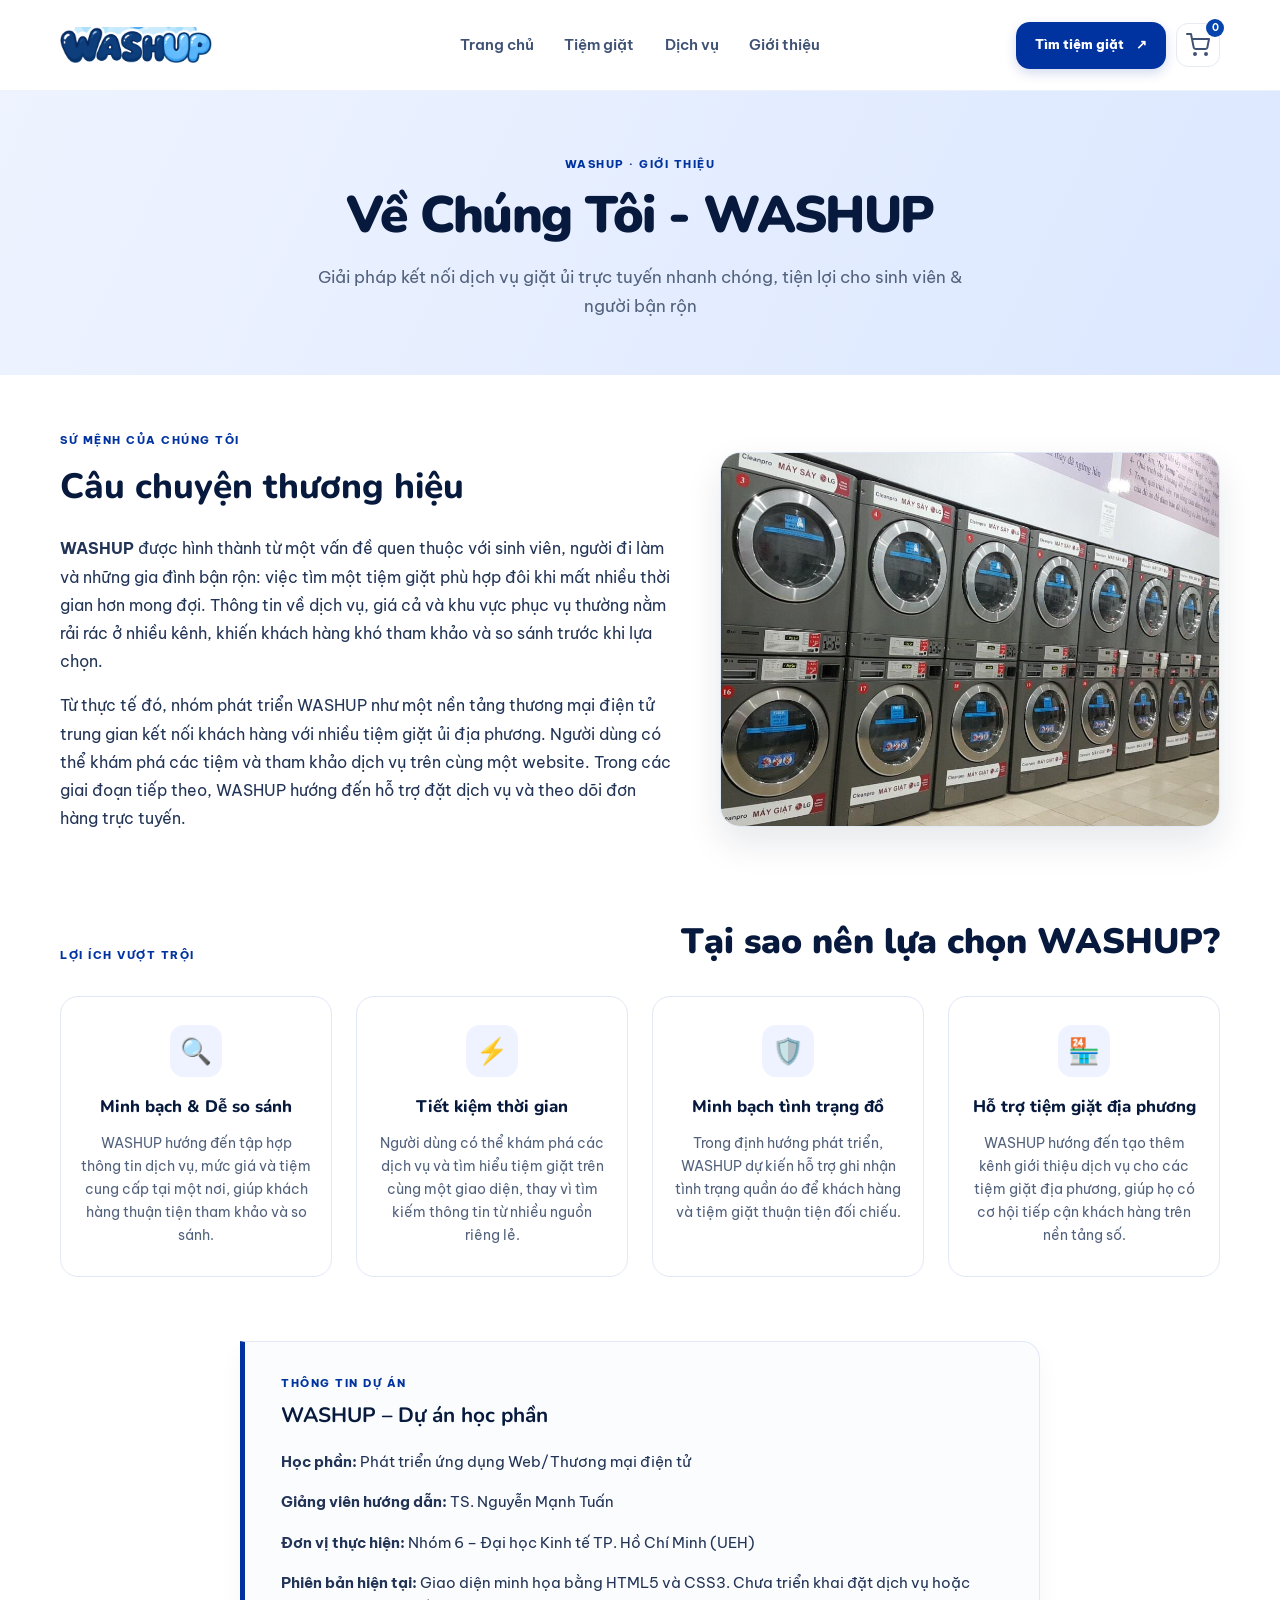
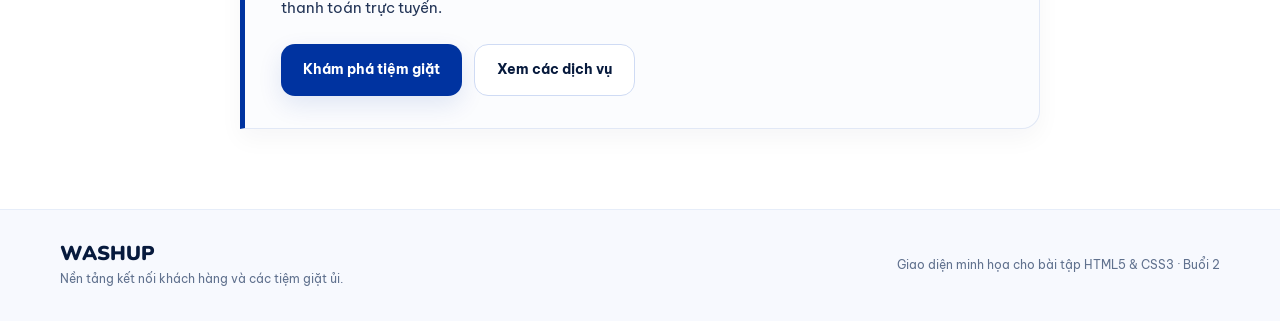
<file: about.html>
<!DOCTYPE html>
<html lang="vi">
<head>
  <meta charset="UTF-8" />
  <meta name="viewport" content="width=device-width, initial-scale=1.0" />
  <meta name="description" content="Nền tảng kết nối khách hàng tìm dịch vụ giặt ủi và các tiệm giặt địa phương - Dự án WASHUP." />
  <title>Giới thiệu | WASHUP</title>
  <link rel="stylesheet" href="css/style.css" />
  <link rel="icon" type="image/png" href="images/washup-logo-full.png">
</head>
<body>
  <a class="skip-link" href="#main-content">Bỏ qua menu để đến nội dung</a>

 
<!-- HEADER -->
<header class="site-header">
  <div class="container header-inner">

    <!-- Logo -->
    <a class="brand" href="index.html" aria-label="WASHUP – Về trang chủ">
      <img
        src="images/washup-logo-wordmark.png"
        width="176"
        height="52"
        alt="WASHUP"
      />
    </a>

    <!-- Menu điều hướng chính -->
    <nav class="main-nav" aria-label="Điều hướng chính">
      <a href="index.html">Trang chủ</a>
      <a href="shops.html">Tiệm giặt</a>
      <a href="products.html">Dịch vụ</a>
      <a href="about.html">Giới thiệu</a>
    </nav>

    <!-- Nút tìm tiệm giặt -->
    <a class="header-cta" href="shops.html">
      Tìm tiệm giặt
      <span aria-hidden="true">↗</span>
    </a>

    <!-- Biểu tượng giỏ hàng -->
    <a
      href="cart.html"
      class="nav-cart"
      aria-label="Giỏ hàng"
      title="Giỏ hàng"
    >
      <svg
        xmlns="http://www.w3.org/2000/svg"
        width="24"
        height="24"
        viewBox="0 0 24 24"
        fill="none"
        stroke="currentColor"
        stroke-width="2"
        stroke-linecap="round"
        stroke-linejoin="round"
      >
        <circle cx="9" cy="21" r="1"></circle>
        <circle cx="20" cy="21" r="1"></circle>
        <path d="M1 1h4l2.68 13.39a2 2 0 0 0 2 1.61h9.72a2 2 0 0 0 2-1.61L23 6H6"></path>
      </svg>

      <span id="cart-badge">0</span>
    </a>

  </div>
</header>


  <!-- NỘI DUNG CHÍNH -->
  <main id="main-content">
    <section class="about-hero">
      <div class="container">
        <span class="section-kicker">WASHUP · Giới thiệu</span>
        <h1>Về Chúng Tôi - WASHUP</h1>
        <p>Giải pháp kết nối dịch vụ giặt ủi trực tuyến nhanh chóng, tiện lợi cho sinh viên &amp; người bận rộn</p>
      </div>
    </section>

    <div class="about-main container">
      <!-- Section 1: Câu chuyện thương hiệu -->
      <section class="about-section story-grid">
        <div class="story-text">
          <span class="section-kicker">Sứ mệnh của chúng tôi</span>
          <h2>Câu chuyện thương hiệu</h2>
<p>
  <strong>WASHUP</strong> được hình thành từ một vấn đề
  quen thuộc với sinh viên, người đi làm và những
  gia đình bận rộn: việc tìm một tiệm giặt phù hợp
  đôi khi mất nhiều thời gian hơn mong đợi.
  Thông tin về dịch vụ, giá cả và khu vực phục vụ
  thường nằm rải rác ở nhiều kênh, khiến khách hàng
  khó tham khảo và so sánh trước khi lựa chọn.
</p>

<p>
  Từ thực tế đó, nhóm phát triển WASHUP như một
  nền tảng thương mại điện tử trung gian kết nối
  khách hàng với nhiều tiệm giặt ủi địa phương.
  Người dùng có thể khám phá các tiệm và tham khảo
  dịch vụ trên cùng một website. Trong các giai đoạn
  tiếp theo, WASHUP hướng đến hỗ trợ đặt dịch vụ
  và theo dõi đơn hàng trực tuyến.
</p>
        </div>
        <div class="story-image">
        <img
  src="images/dich-vu-giat-say-chuyen-nghiep-cua-chung-toi.jpg"
  alt="Hình minh họa hệ thống máy giặt sấy tại cơ sở giặt ủi"
  loading="lazy"
/>
        </div>
      </section>

      <!-- Section 2: Giá trị nổi bật -->
      <section class="about-section features-section">
        <div class="section-heading text-center">
          <span class="section-kicker">Lợi ích vượt trội</span>
          <h2>Tại sao nên lựa chọn WASHUP?</h2>
        </div>
        <div class="features-grid">
          <div class="feature-card">
            <div class="feature-icon" aria-hidden="true">🔍</div>
            <h3>Minh bạch &amp; Dễ so sánh</h3>
            <p>WASHUP hướng đến tập hợp thông tin dịch vụ, mức giá và tiệm cung cấp tại một nơi, giúp khách hàng thuận tiện tham khảo và so sánh.</p>
          </div>
          <div class="feature-card">
            <div class="feature-icon" aria-hidden="true">⚡</div>
            <h3>Tiết kiệm thời gian</h3>
            <p>	Người dùng có thể khám phá các dịch vụ và tìm hiểu tiệm giặt trên cùng một giao diện, thay vì tìm kiếm thông tin từ nhiều nguồn riêng lẻ.</p>
          </div>
          <div class="feature-card">
            <div class="feature-icon" aria-hidden="true">🛡️</div>
            <h3>Minh bạch tình trạng đồ</h3>
            <p>Trong định hướng phát triển, WASHUP dự kiến hỗ trợ ghi nhận tình trạng quần áo để khách hàng và tiệm giặt thuận tiện đối chiếu.</p>
          </div>
          <div class="feature-card">
            <div class="feature-icon" aria-hidden="true">🏪</div>
            <h3>Hỗ trợ tiệm giặt địa phương</h3>
            <p>WASHUP hướng đến tạo thêm kênh giới thiệu dịch vụ cho các tiệm giặt địa phương, giúp họ có cơ hội tiếp cận khách hàng trên nền tảng số.</p>
          </div>
        </div>
      </section>

      <!-- Section 3: Thông tin dự án -->
      <section class="about-section contact-section">
        <div class="contact-card">
  <span class="section-kicker">Thông tin dự án</span>
  <h3>WASHUP – Dự án học phần</h3>

  <p>
    <strong>Học phần:</strong>
    Phát triển ứng dụng Web/Thương mại điện tử
  </p>

  <p>
    <strong>Giảng viên hướng dẫn:</strong>
    TS. Nguyễn Mạnh Tuấn
  </p>

  <p>
    <strong>Đơn vị thực hiện:</strong>
    Nhóm 6 – Đại học Kinh tế TP. Hồ Chí Minh (UEH)
  </p>

  <p>
    <strong>Phiên bản hiện tại:</strong>
    Giao diện minh họa bằng HTML5 và CSS3.
    Chưa triển khai đặt dịch vụ hoặc thanh toán trực tuyến.
  </p>

  <div class="about-actions">
    <a class="btn btn-primary" href="shops.html">
      Khám phá tiệm giặt
    </a>
    <a class="btn btn-secondary" href="products.html">
      Xem các dịch vụ
    </a>
  </div>
</div>
      </section>
    </div>
  </main>

  <!-- FOOTER -->
  <footer class="site-footer">
    <div class="container footer-inner">
      <div>
        <strong>WASHUP</strong>
        <p>Nền tảng kết nối khách hàng và các tiệm giặt ủi.</p>
      </div>
      <p class="footer-note">Giao diện minh họa cho bài tập HTML5 &amp; CSS3 · Buổi 2</p>
    </div>
   </footer>

  <script src="js/cart.js"></script>
</body>
</html>
</file>
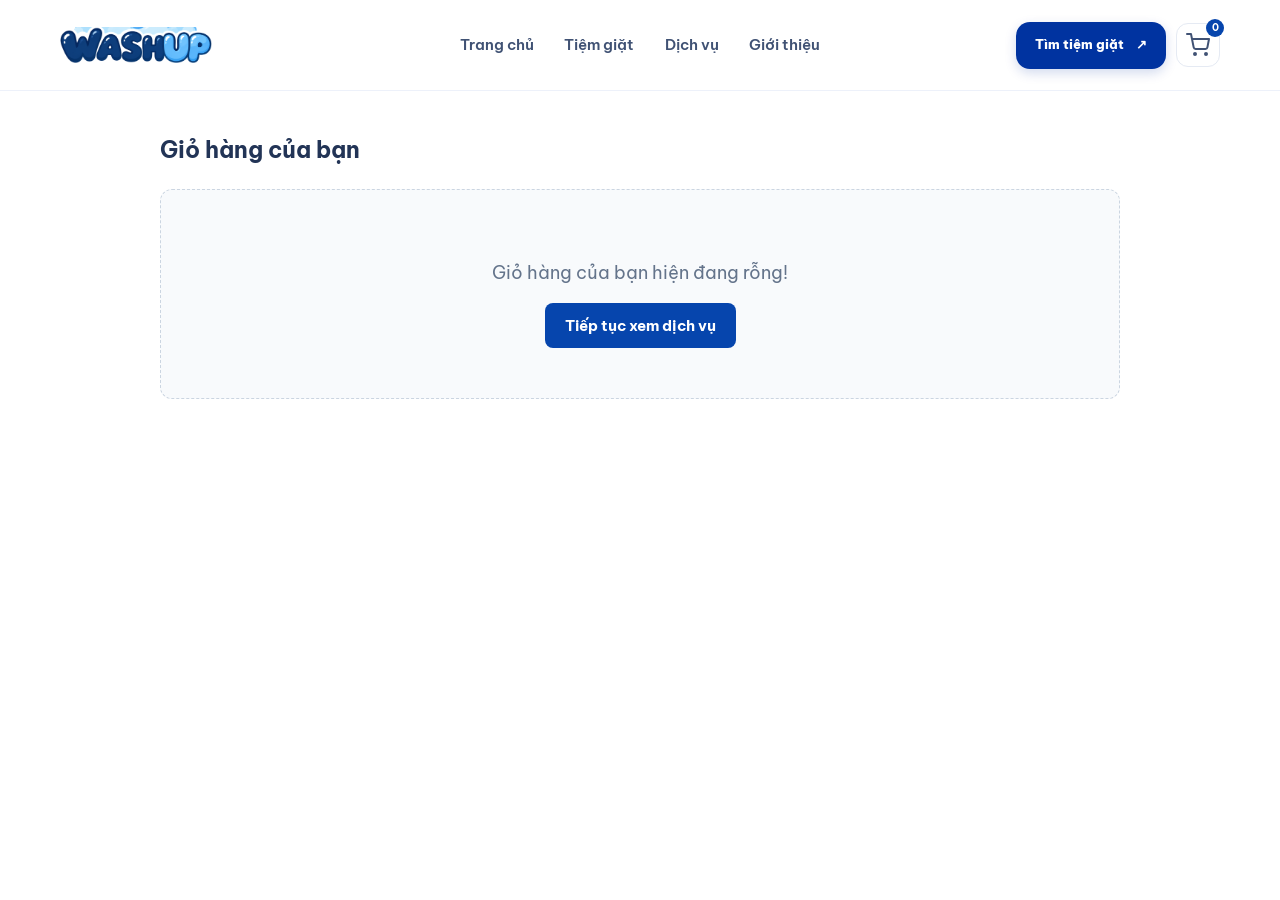
<file: cart.html>
<!DOCTYPE html>
<html lang="vi">
<head>
  <meta charset="UTF-8">
  <meta name="viewport" content="width=device-width, initial-scale=1.0">
  <title>Giỏ hàng - WASHUP</title>
  <link rel="stylesheet" href="css/style.css">
  <link rel="icon" type="image/png" href="images/washup-logo-full.png">
  <style>
    .cart-container {
      max-width: 1000px;
      margin: 40px auto;
      padding: 0 20px;
    }
    .cart-table {
      width: 100%;
      border-collapse: collapse;
      margin-top: 20px;
      background: #fff;
    }
    .cart-table th, .cart-table td {
      padding: 14px;
      text-align: left;
      border-bottom: 1px solid #e5eaf3;
    }
    .cart-table th {
      background-color: #f8fafc;
      color: #14213d;
    }
    .qty-btn {
      width: 28px;
      height: 28px;
      border: 1px solid #cbd5e1;
      background: #fff;
      border-radius: 4px;
      cursor: pointer;
      font-weight: bold;
    }
    .qty-btn:hover {
      background: #e2e8f0;
    }
    .btn-remove {
      padding: 6px 12px;
      background-color: #dc3545;
      color: white;
      border: none;
      border-radius: 6px;
      cursor: pointer;
      font-weight: 600;
    }
    .btn-remove:hover {
      background-color: #bb2d3b;
    }
    .empty-box {
      text-align: center;
      padding: 50px 20px;
      background: #f8fafc;
      border-radius: 12px;
      border: 1px dashed #cbd5e1;
      margin-top: 20px;
    }
  </style>
</head>
<body>

  <!-- HEADER -->
  <header class="site-header">
    <div class="container header-inner">

      <!-- Logo -->
      <a class="brand" href="index.html" aria-label="WASHUP – Về trang chủ">
        <img
          src="images/washup-logo-wordmark.png"
          width="176"
          height="52"
          alt="WASHUP"
        />
      </a>

      <!-- Menu điều hướng chính -->
      <nav class="main-nav" aria-label="Điều hướng chính">
        <a href="index.html">Trang chủ</a>
        <a href="shops.html">Tiệm giặt</a>
        <a href="products.html">Dịch vụ</a>
        <a href="about.html">Giới thiệu</a>
      </nav>

      <!-- Nút tìm tiệm giặt -->
      <a class="header-cta" href="shops.html">
        Tìm tiệm giặt
        <span aria-hidden="true">↗</span>
      </a>

      <!-- Biểu tượng giỏ hàng -->
      <a
        href="cart.html"
        class="nav-cart"
        aria-label="Giỏ hàng"
        title="Giỏ hàng"
      >
        <svg
          xmlns="http://www.w3.org/2000/svg"
          width="24"
          height="24"
          viewBox="0 0 24 24"
          fill="none"
          stroke="currentColor"
          stroke-width="2"
          stroke-linecap="round"
          stroke-linejoin="round"
        >
          <circle cx="9" cy="21" r="1"></circle>
          <circle cx="20" cy="21" r="1"></circle>
          <path d="M1 1h4l2.68 13.39a2 2 0 0 0 2 1.61h9.72a2 2 0 0 0 2-1.61L23 6H6"></path>
        </svg>

        <span id="cart-badge">0</span>
      </a>

    </div>
  </header>

  <!-- NỘI DUNG GIỎ HÀNG -->
  <main class="cart-container">
    <h2>Giỏ hàng của bạn</h2>

    <!-- HIỂN THỊ TRẠNG THÁI GIỎ HÀNG TRỐNG (EMPTY STATE) KHI CHƯA CÓ DỊCH VỤ -->
    <div id="empty-cart-message" class="empty-box" style="display: none;">
      <p style="font-size: 18px; color: #64748b; margin-bottom: 15px;">Giỏ hàng của bạn hiện đang rỗng!</p>
      <a href="products.html" style="display: inline-block; padding: 10px 20px; background-color: #0645ad; color: white; text-decoration: none; border-radius: 8px; font-weight: bold;">Tiếp tục xem dịch vụ</a>
    </div>

    <!-- KHUNG BẢNG GIỎ HÀNG (HIỂN THỊ KHI CÓ DỊCH VỤ) -->
    <div id="cart-content-wrapper">
      <table id="cart-table" class="cart-table">
        <thead>
          <tr>
            <th style="width: 80px;">Hình ảnh</th>
            <th>Tên dịch vụ</th>
            <th>Đơn giá</th>
            <th>Số lượng</th>
            <th>Thành tiền</th>
            <th>Thao tác</th>
          </tr>
        </thead>
        <tbody id="cart-items">
          <!-- Danh sách dịch vụ trong giỏ được render động từ js/cart.js -->
        </tbody>
      </table>

      <!-- KHU VỰC HIỂN THỊ TỔNG TIỀN THANH TOÁN -->
      <div style="margin-top: 25px; text-align: right; font-size: 20px; font-weight: bold;">
        <span>Tổng cộng: </span>
        <span id="total-price" style="color: #0645ad;">0 ₫</span>
      </div>
    </div>
  </main>

  <!-- Nhúng dữ liệu dịch vụ dùng chung và logic xử lý nghiệp vụ giỏ hàng -->
  <script src="js/products.js"></script>
  <script src="js/cart.js"></script>
</body>
</html>
</file>
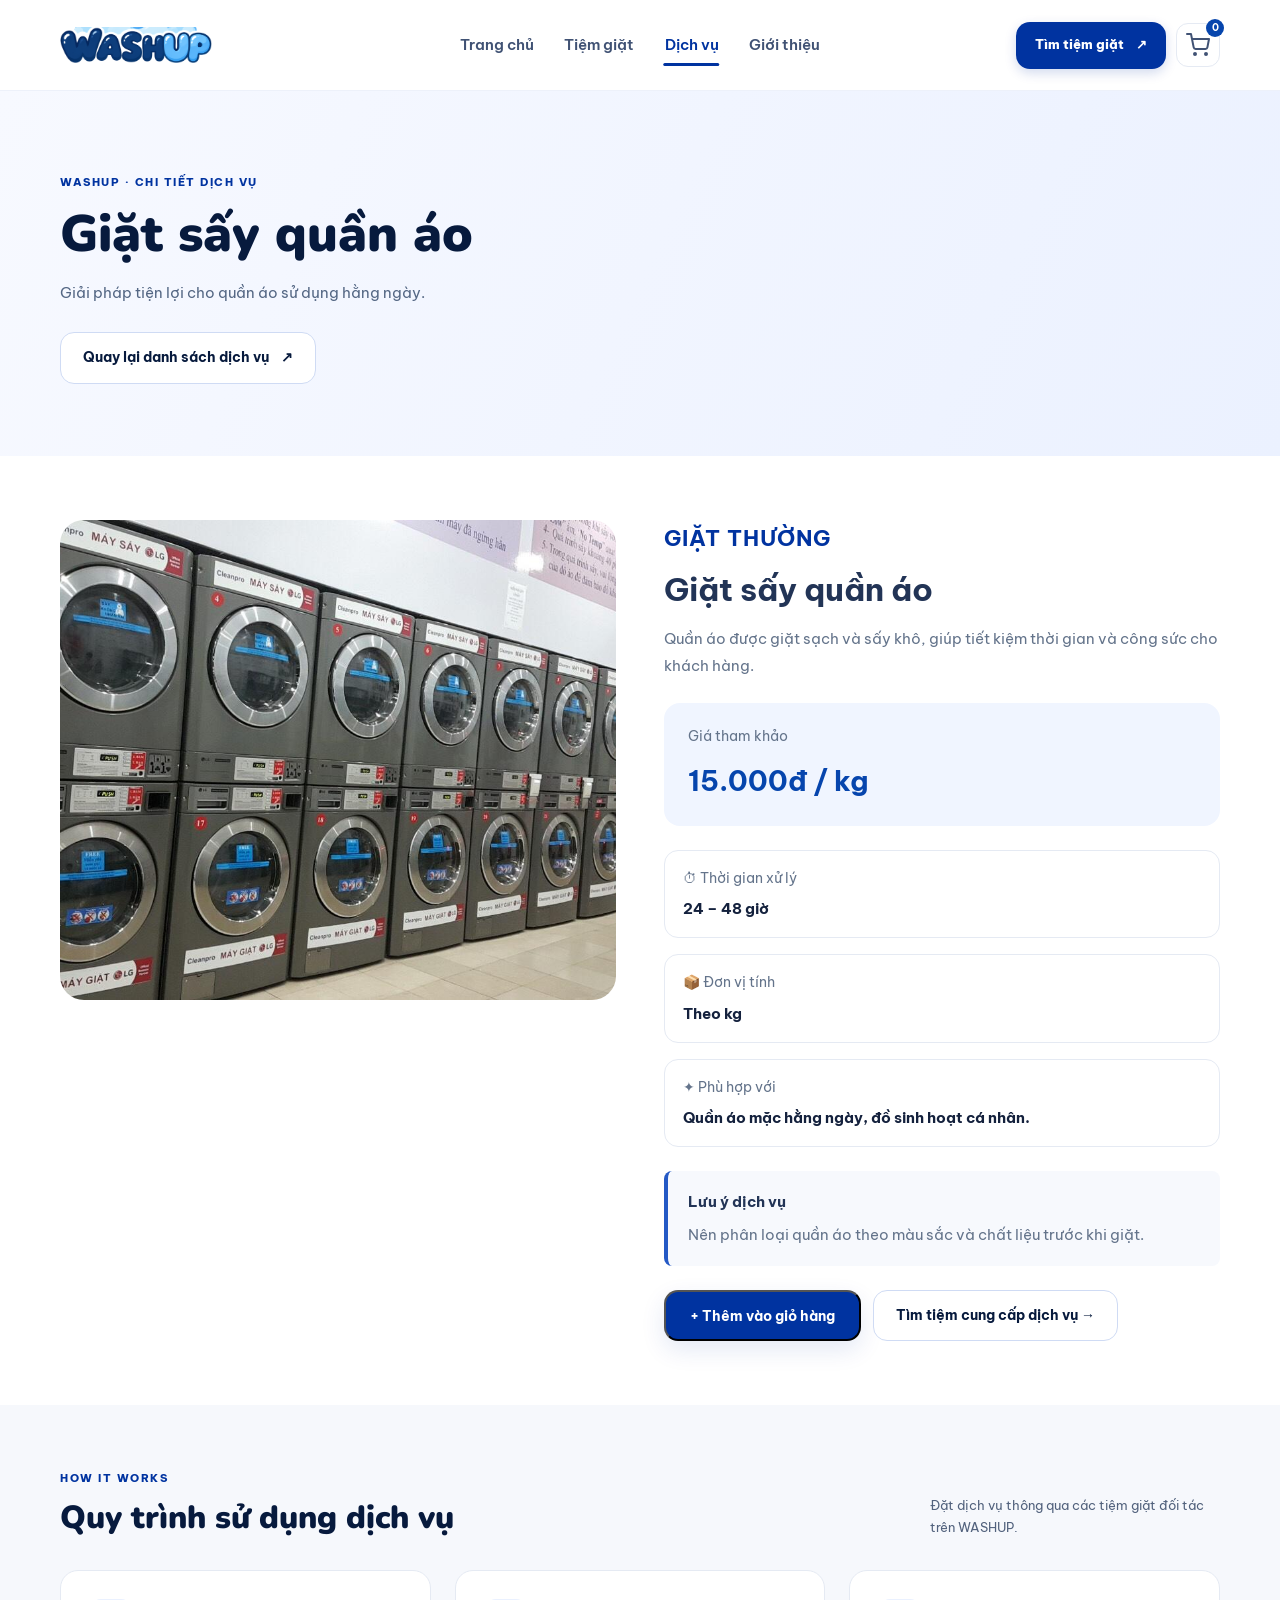
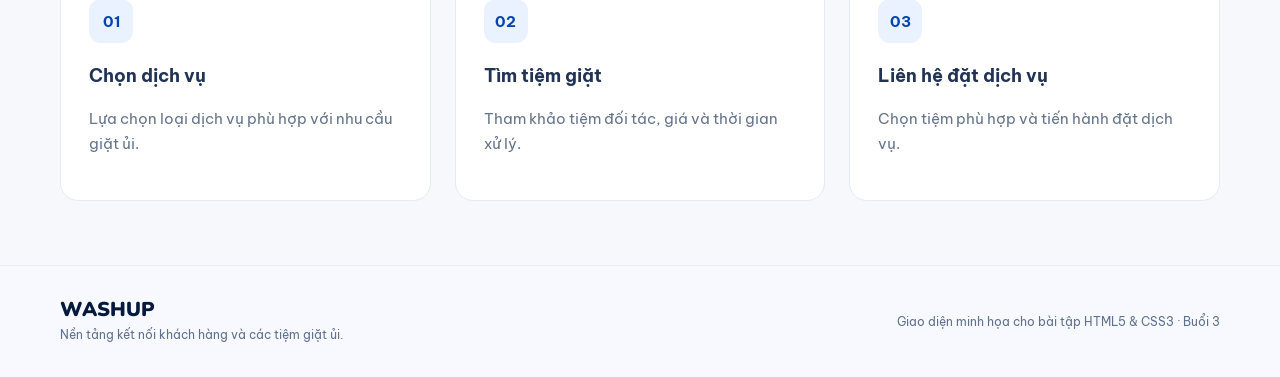
<file: service-detail.html>
<!DOCTYPE html>
<html lang="vi">
<head>
  <meta charset="UTF-8" />
  <meta name="viewport" content="width=device-width, initial-scale=1" />
  <meta name="description" content="Thông tin chi tiết các dịch vụ giặt ủi trên nền tảng WASHUP." />
  <title>Chi tiết dịch vụ | WASHUP</title>
  <link rel="stylesheet" href="css/style.css" />
  <link rel="icon" type="image/png" href="images/washup-logo-full.png">

  <style>
    /* HEADER VÀ GIỎ HÀNG DROPDOWN */
    .header-inner {
      position: relative;
    }
    
    .header-cart-wrapper {
      position: relative;
      display: flex;
      align-items: center;
      margin-left: 12px;
    }

    .header-cart {
      position: relative;
      width: 46px;
      height: 46px;
      border: 1px solid #e5eaf3;
      border-radius: 50%;
      background: #fff;
      cursor: pointer;
      display: flex;
      align-items: center;
      justify-content: center;
      transition: all 0.3s ease;
    }

    .header-cart:hover {
      background: #eaf1ff;
      transform: translateY(-2px);
    }

    .cart-icon {
      font-size: 21px;
    }

    .cart-badge {
      position: absolute;
      top: -5px;
      right: -5px;
      min-width: 20px;
      height: 20px;
      padding: 0 5px;
      border-radius: 20px;
      background: #e53935;
      color: white;
      font-size: 12px;
      font-weight: 700;
      display: flex;
      align-items: center;
      justify-content: center;
    }

    /* KHUNG GIỎ HÀNG XỔ XUỐNG */
    .cart-dropdown {
      display: none;
      position: absolute;
      top: calc(100% + 14px);
      right: 0;
      z-index: 1000;
      width: 360px;
      max-width: calc(100vw - 30px);
      max-height: 420px;
      overflow-y: auto;
      padding: 20px;
      background: #fff;
      border: 1px solid #e5eaf3;
      border-radius: 16px;
      box-shadow: 0 10px 35px rgba(0, 0, 0, 0.12);
    }

    .cart-dropdown.active {
      display: block;
    }

    .cart-dropdown h3 {
      margin: 0 0 16px;
      color: #14213d;
    }

    .cart-empty {
      padding: 20px 10px;
      text-align: center;
      color: #64748b;
      background: #f8fafc;
      border-radius: 10px;
      line-height: 1.6;
    }

    .cart-item {
      display: flex;
      align-items: center;
      justify-content: space-between;
      gap: 10px;
      padding: 12px 0;
      border-bottom: 1px solid #e5eaf3;
    }

    .cart-item-info {
      flex: 1;
      min-width: 0;
    }

    .cart-item-info h3 {
      margin: 0 0 5px;
      font-size: 14px;
    }

    .cart-item-info p {
      margin: 0;
      color: #64748b;
      font-size: 12px;
      line-height: 1.5;
    }

    .cart-item-price {
      color: #0645ad;
      font-size: 13px;
      white-space: nowrap;
    }

    .cart-remove-btn {
      padding: 6px 9px;
      border: none;
      border-radius: 6px;
      background: #fff0f0;
      color: #dc3545;
      cursor: pointer;
      font-family: inherit;
      transition: all 0.2s ease;
    }

    .cart-remove-btn:hover {
      background: #dc3545;
      color: #fff;
    }

    .cart-total {
      display: flex;
      justify-content: space-between;
      gap: 10px;
      margin-top: 18px;
      padding-top: 15px;
      border-top: 1px solid #e5eaf3;
    }

    .cart-total strong {
      color: #0645ad;
      font-size: 18px;
    }

    .cart-view-link {
      display: block;
      text-align: center;
      margin-top: 15px;
      padding: 10px;
      background: #007bff;
      color: #fff;
      text-decoration: none;
      border-radius: 8px;
      font-weight: bold;
    }

    /* NHÓM NÚT CHỨC NĂNG */
    .service-detail-actions {
      display: flex;
      flex-wrap: wrap;
      gap: 12px;
    }

    .service-detail-actions button {
      cursor: pointer;
      font-family: inherit;
      appearance: none;
    }

    /* CHI TIẾT DỊCH VỤ */
    .service-detail-section {
      padding: 64px 0;
    }

    .service-detail-layout {
      display: grid;
      grid-template-columns: 1fr 1fr;
      gap: 48px;
      align-items: start;
    }

    .service-detail-image {
      overflow: hidden;
      border-radius: 24px;
      background: #f3f5fa;
    }

    .service-detail-image img {
      display: block;
      width: 100%;
      height: 480px;
      object-fit: cover;
    }

    .service-detail-content {
      min-width: 0;
    }

    .service-detail-content h2 {
      margin: 12px 0;
      font-size: 32px;
      line-height: 1.3;
    }

    #service-category.section-kicker {
      display: inline-block;
      font-size: 22px !important;
      font-weight: 700 !important;
      letter-spacing: 1px;
    }

    .service-detail-content > p {
      color: #64748b;
      line-height: 1.8;
    }

    .service-detail-price {
      margin: 24px 0;
      padding: 22px 24px;
      border-radius: 16px;
      background: #f0f5ff;
      display: flex;
      flex-direction: column;
      gap: 8px;
    }

    .service-detail-price span {
      color: #64748b;
      font-size: 14px;
    }

    .service-detail-price strong {
      color: #0645ad;
      font-size: 28px;
    }

    .service-detail-info {
      display: grid;
      gap: 16px;
      margin-bottom: 24px;
    }

    .service-detail-info > div {
      padding: 16px 18px;
      border: 1px solid #e5eaf3;
      border-radius: 14px;
      display: flex;
      flex-direction: column;
      gap: 7px;
    }

    .service-detail-info span {
      color: #64748b;
      font-size: 14px;
    }

    .service-detail-info strong {
      color: #14213d;
      line-height: 1.6;
    }

    .service-detail-note {
      padding: 18px 20px;
      margin-bottom: 24px;
      border-left: 4px solid #2459c5;
      border-radius: 8px;
      background: #f7f9fd;
    }

    .service-detail-note p {
      margin: 8px 0 0;
      color: #64748b;
      line-height: 1.7;
    }

    /* QUY TRÌNH SỬ DỤNG DỊCH VỤ */
    .service-process-section {
      padding: 64px 0;
      background: #f6f8fc;
    }

    .service-process-grid {
      display: grid;
      grid-template-columns: repeat(3, 1fr);
      gap: 24px;
      margin-top: 32px;
    }

    .service-process-card {
      padding: 28px;
      border: 1px solid #e5eaf3;
      border-radius: 18px;
      background: #fff;
    }

    .service-process-card > span {
      display: inline-flex;
      width: 44px;
      height: 44px;
      align-items: center;
      justify-content: center;
      border-radius: 12px;
      background: #eaf1ff;
      color: #0645ad;
      font-weight: 700;
    }

    .service-process-card h3 {
      margin: 18px 0 10px;
    }

    .service-process-card p {
      color: #64748b;
      line-height: 1.7;
    }

    /* RESPONSIVE */
    @media (max-width: 768px) {
      .service-detail-section {
        padding: 40px 0;
      }

      .service-detail-layout {
        grid-template-columns: 1fr;
        gap: 28px;
      }

      .service-detail-image img {
        height: 320px;
      }

      .service-detail-content h2 {
        font-size: 26px;
      }

      #service-category.section-kicker {
        font-size: 19px !important;
      }

      .service-process-grid {
        grid-template-columns: 1fr;
      }

      .cart-dropdown {
        right: -5px;
      }
    }
  </style>
</head>

<body>
  <a class="skip-link" href="#main-content">
    Bỏ qua menu để đến nội dung
  </a>

<!-- HEADER -->
<header class="site-header">
  <div class="container header-inner">

    <!-- Logo -->
    <a class="brand" href="index.html" aria-label="WASHUP – Về trang chủ">
      <img
        src="images/washup-logo-wordmark.png"
        width="176"
        height="52"
        alt="WASHUP"
      />
    </a>

    <!-- Menu điều hướng chính -->
    <nav class="main-nav" aria-label="Điều hướng chính">
      <a href="index.html">Trang chủ</a>
      <a href="shops.html">Tiệm giặt</a>
      <a href="products.html" aria-current="page">Dịch vụ</a>
      <a href="about.html">Giới thiệu</a>
    </nav>

    <!-- Nút tìm tiệm giặt -->
    <a class="header-cta" href="shops.html">
      Tìm tiệm giặt
      <span aria-hidden="true">↗</span>
    </a>

    <!-- Biểu tượng giỏ hàng -->
    <a
      href="cart.html"
      class="nav-cart"
      aria-label="Giỏ hàng"
      title="Giỏ hàng"
    >
      <svg
        xmlns="http://www.w3.org/2000/svg"
        width="24"
        height="24"
        viewBox="0 0 24 24"
        fill="none"
        stroke="currentColor"
        stroke-width="2"
        stroke-linecap="round"
        stroke-linejoin="round"
      >
        <circle cx="9" cy="21" r="1"></circle>
        <circle cx="20" cy="21" r="1"></circle>
        <path d="M1 1h4l2.68 13.39a2 2 0 0 0 2 1.61h9.72a2 2 0 0 0 2-1.61L23 6H6"></path>
      </svg>

      <span id="cart-badge">0</span>
    </a>

  </div>
</header>

  <main id="main-content">

    <!-- BANNER CHI TIẾT DỊCH VỤ -->
    <section class="page-hero">
      <div class="container">
        <span class="section-kicker">
          WASHUP · CHI TIẾT DỊCH VỤ
        </span>

        <h1 id="service-title">Giặt sấy quần áo</h1>

        <p id="service-description">
          Giải pháp tiện lợi cho quần áo sử dụng hằng ngày.
        </p>

        <a class="btn btn-secondary" href="products.html">
          Quay lại danh sách dịch vụ
          <span aria-hidden="true">↗</span>
        </a>
      </div>
    </section>

    <!-- THÔNG TIN CHI TIẾT DỊCH VỤ -->
    <section class="service-detail-section">
      <div class="container service-detail-layout">

        <div class="service-detail-image">
          <img
            id="service-image"
            src="images/dich-vu-giat-say-chuyen-nghiep-cua-chung-toi.jpg"
            alt="Dịch vụ giặt sấy quần áo"
          />
        </div>

        <div class="service-detail-content">

          <span class="section-kicker" id="service-category">
            GIẶT THƯỜNG
          </span>

          <h2 id="service-name">
            Giặt sấy quần áo
          </h2>

          <p id="service-full-description">
            Quần áo được giặt sạch và sấy khô, giúp tiết kiệm thời gian
            và công sức cho khách hàng.
          </p>

          <div class="service-detail-price">
            <span>Giá tham khảo</span>
            <strong id="service-price">15.000đ / kg</strong>
          </div>

          <div class="service-detail-info">
            <div>
              <span>⏱ Thời gian xử lý</span>
              <strong id="service-time">24 – 48 giờ</strong>
            </div>

            <div>
              <span>📦 Đơn vị tính</span>
              <strong id="service-unit">Theo kg</strong>
            </div>

            <div>
              <span>✦ Phù hợp với</span>
              <strong id="service-suitable">
                Quần áo mặc hằng ngày, đồ sinh hoạt cá nhân.
              </strong>
            </div>
          </div>

          <div class="service-detail-note">
            <strong>Lưu ý dịch vụ</strong>
            <p id="service-note">
              Nên phân loại quần áo theo màu sắc và chất liệu trước khi giặt.
            </p>
          </div>

          <!-- NHÓM NÚT CHỨC NĂNG -->
          <div class="service-detail-actions">
            <button
              class="btn btn-primary"
              type="button"
              id="add-to-cart"
              style="padding: 12px 24px; font-weight: bold;"
            >
              + Thêm vào giỏ hàng
            </button>

            <a class="btn btn-secondary" href="shops.html">
              Tìm tiệm cung cấp dịch vụ →
            </a>
          </div>

        </div>
      </div>
    </section>

    <!-- QUY TRÌNH SỬ DỤNG DỊCH VỤ -->
    <section class="service-process-section">
      <div class="container">
        <div class="section-heading">
          <div>
            <span class="section-kicker">HOW IT WORKS</span>
            <h2>Quy trình sử dụng dịch vụ</h2>
          </div>

          <p>
            Đặt dịch vụ thông qua các tiệm giặt đối tác trên WASHUP.
          </p>
        </div>

        <div class="service-process-grid">
          <div class="service-process-card">
            <span>01</span>
            <h3>Chọn dịch vụ</h3>
            <p>
              Lựa chọn loại dịch vụ phù hợp với nhu cầu giặt ủi.
            </p>
          </div>

          <div class="service-process-card">
            <span>02</span>
            <h3>Tìm tiệm giặt</h3>
            <p>
              Tham khảo tiệm đối tác, giá và thời gian xử lý.
            </p>
          </div>

          <div class="service-process-card">
            <span>03</span>
            <h3>Liên hệ đặt dịch vụ</h3>
            <p>
              Chọn tiệm phù hợp và tiến hành đặt dịch vụ.
            </p>
          </div>
        </div>
      </div>
    </section>

  </main>

  <!-- FOOTER -->
  <footer class="site-footer">
    <div class="container footer-inner">
      <div>
        <strong>WASHUP</strong>
        <p>Nền tảng kết nối khách hàng và các tiệm giặt ủi.</p>
      </div>

      <p class="footer-note">
        Giao diện minh họa cho bài tập HTML5 &amp; CSS3 · Buổi 3
      </p>
    </div>
  </footer>

  <!-- JAVASCRIPT XỬ LÝ -->
  <script>
    // DỮ LIỆU CÁC DỊCH VỤ
    const services = {
      "giat-say": {
        name: "Giặt sấy quần áo",
        category: "GIẶT THƯỜNG",
        description: "Giải pháp tiện lợi cho quần áo sử dụng hằng ngày.",
        fullDescription: "Quần áo được giặt sạch và sấy khô, giúp tiết kiệm thời gian và công sức cho khách hàng.",
        price: "15.000đ / kg",
        time: "24 – 48 giờ",
        unit: "Theo kg",
        suitable: "Quần áo mặc hằng ngày, đồ sinh hoạt cá nhân.",
        note: "Nên phân loại quần áo theo màu sắc và chất liệu trước khi giặt.",
        image: "images/dich-vu-giat-say-chuyen-nghiep-cua-chung-toi.jpg"
      },

      "giat-hap": {
        name: "Giặt hấp quần áo",
        category: "CHĂM SÓC CHUYÊN BIỆT",
        description: "Dành cho một số trang phục cần phương pháp chăm sóc riêng.",
        fullDescription: "Dịch vụ giặt hấp hỗ trợ làm sạch và chăm sóc các loại trang phục phù hợp với phương pháp giặt chuyên biệt.",
        price: "50.000đ / món",
        time: "24 – 48 giờ",
        unit: "Theo món",
        suitable: "Vest, áo khoác và một số trang phục cần chăm sóc riêng.",
        note: "Cần kiểm tra nhãn hướng dẫn giặt trên trang phục trước khi sử dụng.",
        image: "https://images.unsplash.com/photo-1598033129183-c4f50c736f10?auto=format&fit=crop&w=900&q=85"
      },

      "chan-men": {
        name: "Giặt chăn mền",
        category: "ĐỒ GIA DỤNG",
        description: "Chăm sóc chăn mền và đồ dùng giường ngủ.",
        fullDescription: "Dịch vụ làm sạch chăn mền, hỗ trợ loại bỏ bụi bẩn và giữ đồ dùng giường ngủ sạch sẽ.",
        price: "60.000đ / món",
        time: "24 – 48 giờ",
        unit: "Theo món",
        suitable: "Chăn, mền và một số đồ dùng giường ngủ.",
        note: "Nên thông báo chất liệu và kích thước chăn mền khi gửi giặt.",
        image: "https://images.unsplash.com/photo-1631049307264-da0ec9d70304?auto=format&fit=crop&w=900&q=85"
      },

      "ve-sinh-giay": {
        name: "Vệ sinh giày thể thao",
        category: "CHĂM SÓC GIÀY",
        description: "Giữ giày sạch sẽ với dịch vụ chăm sóc phù hợp.",
        fullDescription: "Giày được vệ sinh theo chất liệu và tình trạng thực tế nhằm giữ vẻ ngoài sạch sẽ, gọn gàng.",
        price: "40.000đ / đôi",
        time: "2 – 3 ngày",
        unit: "Theo đôi",
        suitable: "Giày thể thao và một số loại giày thông dụng.",
        note: "Nên kiểm tra chất liệu giày và tình trạng hư hỏng trước khi gửi.",
        image: "https://images.unsplash.com/photo-1542291026-7eec264c27ff?auto=format&fit=crop&w=900&q=85"
      },

      "rem-cua": {
        name: "Giặt rèm cửa",
        category: "ĐỒ GIA DỤNG",
        description: "Vệ sinh rèm theo chất liệu và hướng dẫn chăm sóc.",
        fullDescription: "Dịch vụ hỗ trợ làm sạch rèm cửa, giúp loại bỏ bụi bẩn tích tụ trong quá trình sử dụng.",
        price: "35.000đ / kg",
        time: "2 – 3 ngày",
        unit: "Theo kg",
        suitable: "Rèm cửa gia đình và văn phòng.",
        note: "Nên kiểm tra chất liệu và hướng dẫn vệ sinh của rèm trước khi giặt.",
        image: "https://images.unsplash.com/photo-1618221195710-dd6b41faaea6?auto=format&fit=crop&w=900&q=85"
      },

      "thu-bong": {
        name: "Giặt thú bông",
        category: "ĐỒ DÙNG CÁ NHÂN",
        description: "Làm sạch thú bông với cách chăm sóc phù hợp.",
        fullDescription: "Dịch vụ vệ sinh thú bông, hỗ trợ làm sạch bụi bẩn và giữ sản phẩm mềm mại.",
        price: "30.000đ / món",
        time: "24 – 48 giờ",
        unit: "Theo món",
        suitable: "Thú bông, gấu bông và đồ chơi bằng vải.",
        note: "Cần thông báo nếu thú bông có pin, bộ phận điện tử hoặc chi tiết dễ hư hỏng.",
        image: "https://images.unsplash.com/photo-1559454403-b8fb88521f11?auto=format&fit=crop&w=900&q=85"
      },

      "giat-nhanh": {
        name: "Giặt nhanh",
        category: "TIẾT KIỆM THỜI GIAN",
        description: "Dành cho nhu cầu cần xử lý quần áo trong thời gian ngắn.",
        fullDescription: "Dịch vụ giặt nhanh dành cho khách hàng cần làm sạch quần áo trong thời gian ngắn hơn thông thường.",
        price: "25.000đ / kg",
        time: "Trong ngày hoặc theo tiệm",
        unit: "Theo kg",
        suitable: "Quần áo cần sử dụng sớm và phù hợp với quy trình giặt nhanh.",
        note: "Thời gian hoàn thành tùy thuộc vào khối lượng đồ và khả năng tiếp nhận của tiệm.",
        image: "https://images.unsplash.com/photo-1521656693074-0ef32e80a5d5?auto=format&fit=crop&w=900&q=85"
      },

      "ui-quan-ao": {
        name: "Ủi quần áo",
        category: "HOÀN THIỆN TRANG PHỤC",
        description: "Giúp trang phục phẳng phiu và sẵn sàng sử dụng.",
        fullDescription: "Dịch vụ ủi giúp trang phục gọn gàng, giảm nếp nhăn và thuận tiện hơn khi sử dụng.",
        price: "10.000đ / món",
        time: "Trong ngày hoặc 24 giờ",
        unit: "Theo món",
        suitable: "Áo sơ mi, quần tây và trang phục thông dụng.",
        note: "Cần lưu ý chất liệu vải để lựa chọn nhiệt độ ủi phù hợp.",
        image: "https://images.unsplash.com/photo-1489274495757-95c7c837b101?auto=format&fit=crop&w=900&q=85"
      }
    };

    // LẤY MÃ DỊCH VỤ TỪ URL (?id=... HOẶC #...)
    const params = new URLSearchParams(window.location.search);
    const hashServiceId = window.location.hash.substring(1);
    const serviceId = params.get("id") || hashServiceId || "giat-say";
    const service = services[serviceId];

    // CHUYỂN GIÁ CHỮ THÀNH SỐ
    function getPriceNumber(priceText) {
      return Number(String(priceText).replace(/[^\d]/g, ""));
    }

    // ĐỊNH DẠNG TIỀN VNĐ
    function formatMoney(amount) {
      return amount.toLocaleString("vi-VN") + "đ";
    }

   // LẤY GIỎ HÀNG TỪ LOCALSTORAGE
function getCart() {
  try {
    return JSON.parse(localStorage.getItem("washupCart")) || [];
  } catch (error) {
    return [];
  }
}

// LƯU GIỎ HÀNG
function saveCart(cart) {
  localStorage.setItem("washupCart", JSON.stringify(cart));
}

    // RENDER GIỎ HÀNG NỘI BỘ VÀ BADGE
    function renderCart() {
      const cart = getCart();
      const cartItems = document.getElementById("cart-items");
      const cartCount = document.getElementById("cart-count");
      const cartBadge = document.getElementById("cart-badge");
      const cartTotal = document.getElementById("cart-total");

      const totalQuantity = cart.reduce((total, item) => total + item.quantity, 0);
      const totalPrice = cart.reduce((total, item) => total + (item.price * item.quantity), 0);

      if (cartCount) cartCount.textContent = totalQuantity;
      if (cartBadge) cartBadge.textContent = totalQuantity;
      if (cartTotal) cartTotal.textContent = formatMoney(totalPrice);

      if (!cartItems) return;

      if (cart.length === 0) {
        cartItems.innerHTML = `<div class="cart-empty">Giỏ hàng hiện đang trống.</div>`;
        return;
      }

      cartItems.innerHTML = cart.map((item, index) => {
        const itemTotal = item.price * item.quantity;
        return `
          <div class="cart-item">
            <div class="cart-item-info">
              <h3>${item.name}</h3>
              <p>${item.priceText || formatMoney(item.price)} × ${item.quantity}</p>
            </div>
            <strong class="cart-item-price">${formatMoney(itemTotal)}</strong>
            <button class="cart-remove-btn" type="button" onclick="removeCartItem(${index})">Xóa</button>
          </div>
        `;
      }).join("");
    }

    // XÓA ITEM KHỎI GIỎ
    function removeCartItem(index) {
      const cart = getCart();
      cart.splice(index, 1);
      saveCart(cart);
      renderCart();
    }

    // ĐÓNG MỞ DROPDOWN
    const cartToggle = document.getElementById("cart-toggle");
    const cartDropdown = document.getElementById("cart-dropdown");

    if (cartToggle && cartDropdown) {
      cartToggle.addEventListener("click", function () {
        cartDropdown.classList.toggle("active");
      });

      document.addEventListener("click", function (event) {
        const cartWrapper = document.querySelector(".header-cart-wrapper");
        if (cartWrapper && !cartWrapper.contains(event.target)) {
          cartDropdown.classList.remove("active");
        }
      });
    }

    // HIỂN THỊ DỮ LIỆU CHI TIẾT
    if (!service) {
      document.querySelector(".service-detail-section").innerHTML = `
        <div class="container" style="text-align: center; padding: 60px 0;">
          <h2>Không tìm thấy dịch vụ!</h2>
          <p>Dịch vụ không tồn tại hoặc mã dịch vụ không hợp lệ.</p>
          <a class="btn btn-secondary" href="products.html">Quay lại danh sách dịch vụ</a>
        </div>
      `;
      if (document.querySelector(".page-hero")) document.querySelector(".page-hero").style.display = "none";
      if (document.querySelector(".service-process-section")) document.querySelector(".service-process-section").style.display = "none";
    } else {
      document.getElementById("service-title").textContent = service.name;
      document.getElementById("service-description").textContent = service.description;
      document.getElementById("service-category").textContent = service.category;
      document.getElementById("service-name").textContent = service.name;
      document.getElementById("service-full-description").textContent = service.fullDescription;
      document.getElementById("service-price").textContent = service.price;
      document.getElementById("service-time").textContent = service.time;
      document.getElementById("service-unit").textContent = service.unit;
      document.getElementById("service-suitable").textContent = service.suitable;
      document.getElementById("service-note").textContent = service.note;

      const serviceImage = document.getElementById("service-image");
      serviceImage.src = service.image;
      serviceImage.alt = service.name;

      document.title = service.name + " | WASHUP";

      // NÚT THÊM VÀO GIỎ
      const addToCartButton = document.getElementById("add-to-cart");
      if (addToCartButton) {
        addToCartButton.addEventListener("click", function () {
          const cart = getCart();
          const existingItem = cart.find(item => item.id === serviceId);

          if (existingItem) {
            existingItem.quantity += 1;
          } else {
            cart.push({
              id: serviceId,
              name: service.name,
              price: getPriceNumber(service.price),
              priceText: service.price,
              image: service.image,
              unit: service.unit,
              quantity: 1
            });
          }

          saveCart(cart);
          renderCart();
          alert("Đã thêm " + service.name + " vào giỏ hàng!");
        });
      }
    }

    document.addEventListener("DOMContentLoaded", renderCart);
  </script>
</body>
</html>
</file>
<file: css/style.css>
/* WASHUP | Bài tập nhóm Buổi 2 | Bước 4 — HTML5 & CSS3 thuần */
/* Màu và font theo bản đặc tả docs/ui-design.md; không dùng JS/framework */
@import url('https://fonts.googleapis.com/css2?family=Be+Vietnam+Pro:wght@400;500;600;700&family=Nunito:wght@600;700;800;900&display=swap');

:root {
  --navy: #071a3d;
  --imperial: #0033a0;
  --blue: #477fe8;
  --pale: #eef3ff;
  --text: #223456;
  --muted: #60708e;
  --white: #ffffff;
  --border: #e1e8f6;
  --heading-font: 'Nunito', 'Arial Rounded MT Bold', Arial, sans-serif;
  --body-font: 'Be Vietnam Pro', Arial, sans-serif;
}
*, *::before, *::after { box-sizing: border-box; }
html { scroll-behavior: smooth; }
body { margin: 0; color: var(--text); background: var(--white); font-family: var(--body-font); font-size: 15px; line-height: 1.68; }
img { max-width: 100%; height: auto; display: block; }
a { color: inherit; text-decoration: none; }
button, a { -webkit-tap-highlight-color: transparent; }
a:focus-visible, button:focus-visible { outline: 3px solid var(--imperial); outline-offset: 4px; border-radius: 7px; }
.container { width: min(1160px, calc(100% - 48px)); margin-inline: auto; }
.skip-link { position: absolute; top: -100px; left: 16px; z-index: 999; background: var(--white); color: var(--navy); padding: 9px 16px; border-radius: 6px; }
.skip-link:focus { top: 10px; }
/* HEADER: chia bố cục bằng Flexbox và dùng chung trên 5 trang */

.site-header {
  background: var(--white);
  border-bottom: 1px solid #edf1fa;
  position: relative;
  z-index: 20;
}

.header-inner {
  display: flex;
  align-items: center;
  justify-content: space-between;
  gap: 10px;
  min-height: 90px;
  position: relative;
}

.brand {
  display: inline-flex;
  align-items: center;
  flex: 0 0 auto;
  min-width: 0;
}

.brand img {
  display: block;
  width: 152px;
  max-width: 100%;
  height: auto;
  object-fit: contain;
}

.main-nav {
  display: flex;
  align-items: center;
  gap: clamp(12px, 2.2vw, 34px);
  position: absolute;
  left: 50%;
  transform: translateX(-50%);
}

.main-nav a {
  position: relative;
  color: #405274;
  font-weight: 600;
  white-space: nowrap;
  padding: 10px 1px;
  transition: color .2s ease;
}

.main-nav a:hover,
.main-nav a[aria-current="page"] {
  color: var(--imperial);
}

.main-nav a[aria-current="page"]::after {
  content: '';
  position: absolute;
  height: 3px;
  border-radius: 99px;
  background: var(--imperial);
  left: 0;
  right: 0;
  bottom: 2px;
}

/* Định dạng chung cho liên kết hành động và nút */

.header-cta,
.btn {
  display: inline-flex;
  align-items: center;
  justify-content: center;
  gap: 12px;
  min-height: 47px;
  font-weight: 700;
  border-radius: 14px;
  transition: background .2s ease,
              transform .2s ease,
              box-shadow .2s ease,
              color .2s ease;
}

.header-cta {
  flex: 0 0 auto;
  margin-left: auto;
  background: var(--imperial);
  color: #ffffff !important;
  padding: 10px 19px;
  font-size: 13px;
  font-weight: 800;
  box-shadow: 0 4px 12px rgba(0, 51, 160, 0.18);
}

.header-cta:hover {
  background: var(--imperial);
  transform: translateY(-2px);
}
/* HERO / BANNER trên trang chủ */

.hero {
  background: linear-gradient(
    112deg,
    #f7f9ff 0%,
    #eff4ff 54%,
    #e4edff 100%
  );
  overflow: hidden;
}

.hero-grid {
  display: grid;
  grid-template-columns: 1.03fr .97fr;
  align-items: center;
  gap: 25px;
  min-height: 525px;
  padding-block: 54px 58px;
}

/* Nhãn giới thiệu phía trên tiêu đề */

.eyebrow {
  display: inline-flex;
  align-items: center;
  gap: 9px;
  padding: 8px 14px;
  border-radius: 50px;
  color: var(--imperial);
  background: var(--white);
  font-size: 12px;
  font-weight: 700;
  letter-spacing: .2px;
  box-shadow: 0 6px 18px #0033a008;
}

.eyebrow-dot {
  width: 7px;
  height: 7px;
  background: var(--imperial);
  border-radius: 50%;
}

/* Tiêu đề và đoạn giới thiệu */

.hero h1 {
  margin: 23px 0 16px;
  color: var(--navy);
  font-family: var(--heading-font);
  font-size: clamp(37px, 4vw, 58px);
  font-weight: 900;
  letter-spacing: -1.5px;
  line-height: 1.14;
}

.hero h1 span {
  color: var(--imperial);
}

.hero-copy > p:not(.hero-note) {
  max-width: 520px;
  margin: 0 0 29px;
  color: #50617f;
  font-size: 16px;
  line-height: 1.9;
}

/* Các liên kết khám phá */

.hero-actions {
  display: flex;
  gap: 12px;
  flex-wrap: wrap;
}

.btn {
  padding: 13px 22px;
  font-size: 14px;
}

.btn-primary {
  background: var(--imperial);
  color: var(--white);
  box-shadow: 0 9px 24px #0033a01c;
}

.btn-primary:hover {
  background: var(--navy);
  transform: translateY(-2px);
  box-shadow: 0 12px 25px #071a3d23;
}

.btn-secondary {
  background: var(--white);
  color: var(--navy);
  border: 1px solid #cfdbf4;
}

.btn-secondary:hover {
  border-color: var(--imperial);
  color: var(--imperial);
  transform: translateY(-2px);
}

.hero-note {
  font-size: 12px;
  color: #647797;
  margin: 26px 0 0;
}

/* Vùng chứa hình minh họa */

.hero-visual {
  position: relative;
  min-height: 415px;
  display: flex;
  align-items: center;
  justify-content: center;
  isolation: isolate;
}

.hero-blob {
  position: absolute;
  top: 50%;
  left: 50%;
  transform: translate(-50%, -50%);
  width: min(430px, 95%);
  aspect-ratio: 1;
  background: radial-gradient(
    circle at 35% 30%,
    #fff 0%,
    #dce8ff 70%
  );
  border-radius: 44% 56% 53% 47% / 45% 39% 61% 55%;
  z-index: -1;
}

.hero-logo {
  width: min(500px, 92%);
  object-fit: contain;
  filter: drop-shadow(0 14px 15px #0d2d5814);
}

/* Các nhãn bổ sung quanh hình minh họa */

.float-label {
  position: absolute;
  padding: 9px 14px;
  border-radius: 12px;
  border: 1px solid #e3eaff;
  background: #fff;
  font-weight: 700;
  color: #1b3768;
  font-size: 12px;
  box-shadow: 0 9px 25px #17347515;
}

.float-top {
  top: 15%;
  right: -8px;
}

.float-bottom {
  bottom: 12%;
  left: 0;
}

/* Tối giản phần nối trang chủ, giữ đúng phạm vi bước 4 */
.intro-nav { padding-block: 67px 86px; }
.section-heading { display: flex; align-items: end; justify-content: space-between; gap: 25px; margin-bottom: 28px; }
.section-kicker { display: block; color: var(--imperial); letter-spacing: 1.5px; font-size: 11px; font-weight: 800; text-transform: uppercase; }
.section-heading h2 { color: var(--navy); font: 900 clamp(25px,2.5vw,32px)/1.3 var(--heading-font); margin: 9px 0 0; }
.section-heading p { max-width: 290px; color: var(--muted); font-size: 13px; margin: 0; }
.quick-grid { display: grid; grid-template-columns: repeat(3, minmax(0,1fr)); gap: 19px; }
.quick-card { position: relative; min-height: 168px; background: #fff; border: 1px solid var(--border); border-radius: 20px; padding: 25px; display: flex; flex-direction: column; transition: border-color .2s ease, transform .2s ease, box-shadow .2s ease; }
.quick-card:hover { transform: translateY(-4px); border-color: #a7bdf2; box-shadow: 0 14px 35px #001e6220; }
.quick-icon { color: var(--imperial); background: #edf3ff; width: 37px; height: 37px; display: grid; place-items: center; border-radius: 12px; font-size: 23px; line-height: 1; }
.quick-title { font: 800 18px var(--heading-font); color: var(--navy); margin-top: 14px; }
.quick-description { color: var(--muted); font-size: 12px; margin-top: 3px; padding-right: 12px; }
.quick-arrow { position: absolute; right: 23px; top: 22px; color: var(--imperial); font-size: 23px; }
.site-footer { background: #f7f9fe; border-top: 1px solid #e6edf9; }
.footer-inner { display: flex; gap: 24px; justify-content: space-between; align-items: center; padding-block: 30px; }
.footer-inner strong { color: var(--navy); font: 900 20px var(--heading-font); }
.footer-inner p { font-size: 12px; color: #60718e; margin: 2px 0; }
.footer-note { text-align: right; }
/* Khung 4 trang còn lại — chưa thay thế nội dung của Bước 5/6 */
.page-hero { background: linear-gradient(115deg,#f7f9ff,#ebf1ff); padding-block: 82px 72px; }
.page-hero h1 { font: 900 clamp(35px,4vw,54px)/1.18 var(--heading-font); color: var(--navy); margin: 13px 0; }
.page-hero p { color: #546784; max-width: 590px; font-size: 15px; margin-bottom: 27px; }
.page-placeholder { padding-block: 56px 90px; }
.placeholder-card { border-radius: 22px; border: 1px dashed #c9d7f1; padding: 46px 30px; text-align: center; background: #fbfcff; }
.placeholder-icon { display: inline-grid; place-items: center; width: 46px; height: 46px; border-radius: 15px; background: #edf3ff; color: var(--imperial); font-size: 25px; }
.placeholder-card h2 { color: var(--navy); font: 800 26px var(--heading-font); margin: 16px 0 4px; }
.placeholder-card p { color: var(--muted); font-size: 14px; max-width: 620px; margin: 0 auto 15px; }
.text-link { color: var(--imperial); font-weight: 700; text-decoration: underline; text-underline-offset: 4px; }
.text-link:hover { color: var(--navy); }
/* RESPONSIVE CƠ SỞ: HEADER, BANNER VÀ CÁC THÀNH PHẦN LIÊN QUAN */

/* Thu gọn khoảng cách khi vùng hiển thị không vượt quá 1040px */
@media (max-width: 1040px) {
  .header-inner {
    gap: 15px;
  }

  .brand img {
    width: 125px;
  }

  .main-nav {
    gap: 16px;
  }

  .header-cta {
    padding-inline: 13px;
  }

  .hero-grid {
    min-height: 470px;
    gap: 12px;
  }

  .hero h1 {
    font-size: clamp(35px, 4.1vw, 47px);
  }

  .float-top {
    right: 0;
  }
}

/* Chuyển bố cục header và banner khi không vượt quá 760px */
@media (max-width: 760px) {
  .container {
    width: min(100% - 34px, 640px);
  }

  .header-inner {
  display: grid;
  grid-template-columns: 1fr auto auto;
  column-gap: 8px;
  row-gap: 0;
  padding-top: 9px;
}

  .brand img {
    width: 125px;
  }

  .brand {
  grid-column: 1;
  grid-row: 1;
}

.header-cta {
  grid-column: 2;
  grid-row: 1;
  margin-left: 0;
}

.nav-cart {
  grid-column: 3;
  grid-row: 1;
  width: 40px;
  height: 40px;
}

  .main-nav {
    grid-column: 1 / -1;
    grid-row: 2;
    overflow-x: auto;
    display: flex;
    gap: 23px;
    padding: 0 0 4px;
    scrollbar-width: thin;
    position: static;
transform: none;
  }

  .main-nav a {
    font-size: 13px;
    padding: 10px 0;
  }

  .hero-grid {
    grid-template-columns: 1fr;
    padding-block: 47px 36px;
    gap: 0;
  }

  .hero h1 {
    font-size: clamp(37px, 7vw, 48px);
  }

  .hero-visual {
    min-height: 340px;
  }

  .hero-logo {
    max-width: 430px;
  }

  .float-top {
    right: 4%;
    top: 11%;
  }

  .float-bottom {
    left: 1%;
    bottom: 11%;
  }

  /* Giữ các quy tắc cho phần khám phá nhanh */
  .quick-grid {
    grid-template-columns: 1fr 1fr;
  }

  .section-heading {
    display: block;
  }

  .section-heading p {
    margin-top: 10px;
    max-width: none;
  }
   .header-inner {
    display: grid;
    grid-template-columns: minmax(0, 1fr) auto auto;
    column-gap: 8px;
    align-items: center;
  }

  .header-inner > .brand {
    grid-column: 1;
    grid-row: 1;
  }

  .header-inner > .header-cta {
    grid-column: 2;
    grid-row: 1;
    margin-left: 0;
  }

  .header-inner > .nav-cart {
    grid-column: 3;
    grid-row: 1;
    justify-self: end;
    margin-left: 0;
  }

 .header-inner > .main-nav {
  grid-column: 1 / -1;
  grid-row: 2;

  display: flex;
  justify-content: center;
  align-items: center;

  width: 100%;
  margin: 0;
  padding: 0;
  gap: 20px;

  position: static;
  transform: none;
}
}

/* Điều chỉnh bổ sung khi vùng hiển thị không vượt quá 480px */
@media (max-width: 480px) {
  .brand img {
    width: 113px;
  }

  .header-cta {
    font-size: 11px;
    padding-inline: 11px;
  }

  .hero-grid {
    padding-top: 38px;
  }

  .hero h1 {
    font-size: 36px;
    letter-spacing: -1px;
  }

  .hero-copy > p:not(.hero-note) {
    font-size: 14px;
    line-height: 1.8;
  }

  .hero-actions .btn {
    flex: 1 1 100%;
  }

  .hero-note {
    display: none;
  }

  .hero-visual {
    min-height: 275px;
    margin-top: 5px;
  }

  .float-label {
    font-size: 10px;
    padding: 6px 9px;
  }

  .float-bottom {
    bottom: 7%;
  }

  .float-top {
    top: 8%;
  }

  /* Giữ các quy tắc cho phần khám phá nhanh */
  .intro-nav {
    padding-block: 50px 62px;
  }

  .quick-grid {
    grid-template-columns: 1fr;
  }

  .quick-card {
    min-height: 140px;
    padding: 19px;
  }

  /* Giữ các quy tắc cho footer */
  .footer-inner {
    flex-direction: column;
    align-items: flex-start;
  }

  .footer-note {
    text-align: left;
  }

  /* Giữ các quy tắc cho khung nội dung hiện có */
  .page-hero {
    padding-block: 56px 54px;
  }

  .placeholder-card {
    padding: 35px 18px;
  }
}
@media (prefers-reduced-motion: reduce) {
  html { scroll-behavior: auto; }
  *, *::before, *::after { transition-duration: 0.01ms !important; animation-duration: 0.01ms !important; }
}

/* ==========================================================================
   BƯỚC 5: XÂY DỰNG TRANG DANH SÁCH SẢN PHẨM / DỊCH VỤ (products.html)
   ========================================================================== */

/* Hero Banner */
.products-hero {
  padding: 64px 0;
  background: linear-gradient(135deg, #eef3ff 0%, #dce8ff 100%);
  overflow: hidden;
}

.products-hero-inner {
  display: grid;
  grid-template-columns: 1.1fr 0.9fr;
  align-items: center;
  gap: 48px;
}

.products-hero-content {
  max-width: 650px;
}

.products-hero h1 {
  margin: 14px 0 18px;
  color: var(--navy);
  font-family: var(--heading-font);
  font-size: clamp(2.1rem, 4vw, 3.5rem);
  line-height: 1.16;
  letter-spacing: -0.04em;
}

.products-hero-content > p {
  color: var(--muted);
  font-size: 1rem;
  line-height: 1.8;
  max-width: 570px;
}

.hero-actions {
  display: flex;
  flex-wrap: wrap;
  gap: 12px;
  margin-top: 26px;
}

.btn-outline {
  color: var(--imperial);
  background: transparent;
  border: 1px solid var(--imperial);
}

.btn-outline:hover {
  color: var(--white);
  background: var(--imperial);
}

.hero-benefits {
  display: flex;
  flex-wrap: wrap;
  gap: 10px 18px;
  margin-top: 24px;
  color: var(--text);
  font-size: 0.82rem;
}

.hero-visual {
  position: relative;
  min-width: 0;
}

.products-hero .hero-visual > img {
  display: block;
  width: 100%;
  aspect-ratio: 4 / 4.2;
  object-fit: cover;
  border-radius: 28px;
  box-shadow: 0 20px 50px rgba(7, 26, 61, 0.14);
}

.hero-floating-card {
  position: absolute;
  left: -24px;
  bottom: 24px;
  display: flex;
  align-items: center;
  gap: 14px;
  padding: 16px 20px;
  background: var(--white);
  border: 1px solid var(--border);
  border-radius: 18px;
  box-shadow: 0 16px 36px rgba(7, 26, 61, 0.12);
}

.floating-icon {
  font-size: 1.6rem;
}

.hero-floating-card strong {
  display: block;
  color: var(--navy);
  font-size: 0.95rem;
}

.hero-floating-card p {
  margin: 2px 0 0;
  color: var(--muted);
  font-size: 0.8rem;
}

/* Products Section & Grid Layout */
.products-section {
  padding: 64px 0;
}

.products-section:nth-of-type(even) {
  background: #fbfcfe;
}

.products-section .section-heading {
  display: flex;
  align-items: flex-end;
  justify-content: space-between;
  gap: 24px;
  margin-bottom: 28px;
}

.products-section .section-heading h2 {
  margin: 8px 0 0;
  color: var(--navy);
  font-family: var(--heading-font);
  font-size: clamp(1.6rem, 3vw, 2.2rem);
}

.products-section .section-heading > p {
  max-width: 440px;
  margin: 0;
  color: var(--muted);
  line-height: 1.7;
}

/* CSS Grid cho 4 cột trên Desktop */
.products-grid {
  display: grid;
  grid-template-columns: repeat(4, minmax(0, 1fr));
  gap: 24px;
}

/* Product Card */
.product-card {
  display: flex;
  flex-direction: column;
  min-width: 0;
  overflow: hidden;
  background: var(--white);
  border: 1px solid var(--border);
  border-radius: 18px;
  transition: transform 0.22s ease, box-shadow 0.22s ease, border-color 0.22s ease;
}

.product-card:hover {
  transform: translateY(-5px);
  border-color: #b7c9f2;
  box-shadow: 0 16px 34px rgba(7, 26, 61, 0.10);
}

.product-card:focus-within {
  outline: 3px solid var(--blue);
  outline-offset: 3px;
}

.product-image-link {
  position: relative;
  display: block;
  overflow: hidden;
  aspect-ratio: 4 / 3;
  background: var(--pale);
}

.product-image-link img {
  display: block;
  width: 100%;
  height: 100%;
  object-fit: cover;
  transition: transform 0.3s ease;
}

.product-card:hover .product-image-link img {
  transform: scale(1.05);
}

.product-ribbon {
  position: absolute;
  top: 12px;
  left: 12px;
  max-width: calc(100% - 24px);
  padding: 7px 10px;
  color: var(--imperial);
  background: var(--white);
  border-radius: 8px;
  font-size: 0.72rem;
  font-weight: 800;
  box-shadow: 0 4px 12px rgba(0, 51, 160, 0.12);
}

.product-info {
  display: flex;
  flex: 1;
  flex-direction: column;
  padding: 18px;
}

/* BƯỚC 5: Thông tin tiệm cung cấp trên thẻ dịch vụ */
.product-shop {
  margin: 0 0 10px;
  color: var(--text);
  font-size: 0.82rem;
  line-height: 1.6;
  overflow-wrap: anywhere;
}

.product-info h3 {
  min-height: 2.8em;
  margin: 10px 0;
  color: var(--navy);
  font-family: var(--heading-font);
  font-size: 1.05rem;
  line-height: 1.4;
  overflow-wrap: anywhere;
}

.product-description {
  flex: 1;
  margin: 0;
  color: var(--muted);
  font-size: 0.88rem;
  line-height: 1.7;
}

.product-bottom {
  display: flex;
  flex-direction: column;
  align-items: flex-start;
  gap: 12px;
  margin-top: 20px;
  padding-top: 15px;
  border-top: 1px solid var(--border);
}

.product-price {
  margin: 0;
  color: var(--imperial);
  font-size: 1.15rem;
  font-weight: 800;
}

.product-price span {
  color: var(--muted);
  font-size: 0.82rem;
  font-weight: 500;
}

.product-link {
  color: var(--imperial);
  font-size: 0.9rem;
  font-weight: 800;
  text-decoration: none;
  display: inline-flex;
  align-items: center;
  gap: 6px;
  transition: color 0.2s ease;
}

.product-link:hover,
.product-link:focus-visible {
  color: var(--navy);
  text-decoration: underline;
  text-underline-offset: 4px;
}

.product-link:focus-visible,
.hero-actions a:focus-visible,
.header-cta:focus-visible {
  outline: 3px solid var(--imperial);
  outline-offset: 4px;
}

.products-note {
  margin-top: 24px;
  color: var(--muted);
  font-size: 0.82rem;
  line-height: 1.7;
}

/* Membership Section */
.membership-section {
  background: #f7f9ff;
}

.products-grid-membership {
  grid-template-columns: repeat(3, minmax(0, 1fr));
}

.membership-icon {
  display: grid;
  place-items: center;
  width: 54px;
  height: 54px;
  margin: 22px 18px 0;
  border-radius: 16px;
  background: var(--pale);
  color: var(--imperial);
  font-size: 1.7rem;
  font-weight: 800;
}

.membership-card .product-info h3 {
  min-height: auto;
}

/* Products Call To Action */
.products-cta {
  padding: 44px 0;
  color: var(--white);
  background: var(--navy);
}

.products-cta-inner {
  display: flex;
  align-items: center;
  justify-content: space-between;
  gap: 28px;
}

.products-cta .section-kicker {
  color: #b9d0ff;
}

.products-cta h2 {
  margin: 10px 0;
  color: var(--white);
  font-family: var(--heading-font);
}

.products-cta p {
  margin: 0;
  color: #d5def2;
  line-height: 1.7;
}

.products-cta .btn {
  flex-shrink: 0;
}

/* ==========================================================================
   RESPONSIVE DESIGN (Bước 5)
   ========================================================================== */

/* Máy tính bảng (Tablet - 768px / max-width: 1000px) */
@media (max-width: 1000px) {
  .products-hero-inner {
    gap: 28px;
  }

  .products-grid {
    grid-template-columns: repeat(2, minmax(0, 1fr));
    gap: 20px;
  }

  .products-grid-membership {
    grid-template-columns: repeat(2, minmax(0, 1fr));
  }
}

/* Điện thoại & màn hình nhỏ (Mobile - 390px / max-width: 700px) */
@media (max-width: 700px) {
  .products-hero {
    padding: 42px 0;
  }

  .products-hero-inner {
    grid-template-columns: 1fr;
  }


.products-hero .hero-visual {
  max-width: 520px;
  width: 100%;
  margin: 0 auto;
  aspect-ratio: 5 / 3.5;
}


  .hero-floating-card {
    left: 12px;
    bottom: 12px;
  }

  .products-section {
    padding: 38px 0;
  }

  .products-section .section-heading {
    align-items: flex-start;
    flex-direction: column;
    gap: 10px;
  }

  .products-cta-inner {
    align-items: flex-start;
    flex-direction: column;
  }
}

@media (max-width: 480px) {
  .products-grid,
  .products-grid-membership {
    grid-template-columns: 1fr;
    gap: 18px;
  }

  .hero-actions {
    align-items: stretch;
    flex-direction: column;
  }

  .hero-actions .btn {
    text-align: center;
  }

  .hero-benefits {
    flex-direction: column;
    gap: 8px;
  }

  .product-info {
    padding: 16px;
  }
}

/* Hỗ trợ giảm chuyển động */
@media (prefers-reduced-motion: reduce) {
  .product-card,
  .product-image-link img {
    transition: none;
  }

  .product-card:hover {
    transform: none;
  }
}

/* ==========================================================================
   BƯỚC 6B: XÂY DỰNG TRANG GIỚI THIỆU CỬA HÀNG (about.html)
   ========================================================================== */

/* Hero Banner Trang Giới Thiệu */
.about-hero {
  padding: 64px 0 54px;
  background: linear-gradient(115deg, var(--pale) 0%, #dce8ff 100%);
  text-align: center;
}

.about-hero h1 {
  margin: 12px 0 16px;
  color: var(--navy);
  font-family: var(--heading-font);
  font-size: clamp(2.1rem, 4vw, 3.2rem);
  font-weight: 900;
  line-height: 1.18;
  letter-spacing: -0.03em;
}

.about-hero p {
  max-width: 650px;
  margin: 0 auto;
  color: var(--muted);
  font-size: 1.05rem;
  line-height: 1.75;
}

/* Khung chính trang About */
.about-main {
  padding-block: 56px 80px;
}

.about-section {
  margin-bottom: 64px;
}

.about-section:last-child {
  margin-bottom: 0;
}

/* Section 1: Câu chuyện thương hiệu */
.story-grid {
  display: grid;
  grid-template-columns: 1.1fr 0.9fr;
  gap: 48px;
  align-items: center;
}

.story-text h2 {
  margin: 8px 0 18px;
  color: var(--navy);
  font-family: var(--heading-font);
  font-size: clamp(1.6rem, 3vw, 2.2rem);
  font-weight: 800;
}

.story-text p {
  margin-bottom: 16px;
  color: var(--text);
  font-size: 0.98rem;
  line-height: 1.8;
}

.story-image img {
  width: 100%;
  aspect-ratio: 4 / 3;
  object-fit: cover;
  border-radius: 20px;
  border: 1px solid var(--border);
  box-shadow: 0 16px 36px rgba(7, 26, 61, 0.1);
}

/* Section 2: Giá trị nổi bật */
.text-center {
  text-align: center;
}

.features-section .section-heading h2 {
  margin-top: 6px;
  color: var(--navy);
  font-family: var(--heading-font);
  font-size: clamp(1.6rem, 3vw, 2.2rem);
}

.features-grid {
  display: grid;
  grid-template-columns: repeat(4, minmax(0, 1fr));
  gap: 24px;
  margin-top: 32px;
}

.feature-card {
  padding: 28px 20px;
  background: var(--white);
  border: 1px solid var(--border);
  border-radius: 18px;
  text-align: center;
  transition: transform 0.22s ease, box-shadow 0.22s ease, border-color 0.22s ease;
}

.feature-card:hover {
  transform: translateY(-5px);
  border-color: #b7c9f2;
  box-shadow: 0 16px 34px rgba(7, 26, 61, 0.1);
}

.feature-icon {
  display: inline-grid;
  place-items: center;
  width: 52px;
  height: 52px;
  margin-bottom: 16px;
  background: var(--pale);
  color: var(--imperial);
  border-radius: 14px;
  font-size: 1.6rem;
}

.feature-card h3 {
  margin: 0 0 10px;
  color: var(--navy);
  font-family: var(--heading-font);
  font-size: 1.05rem;
  font-weight: 800;
}

.feature-card p {
  margin: 0;
  color: var(--muted);
  font-size: 0.88rem;
  line-height: 1.65;
}

/* Section 3: Khung Thông Tin Liên Hệ */
.contact-card {
  max-width: 800px;
  margin: 0 auto;
  padding: 32px 36px;
  background: #fbfcfe;
  border: 1px solid var(--border);
  border-left: 5px solid var(--imperial);
  border-radius: 0 18px 18px 0;
  box-shadow: 0 10px 24px rgba(7, 26, 61, 0.04);
}

.contact-card h3 {
  margin: 6px 0 16px;
  color: var(--navy);
  font-family: var(--heading-font);
  font-size: 1.3rem;
}

.contact-card p {
  margin-bottom: 10px;
  color: var(--text);
  font-size: 0.95rem;
  line-height: 1.65;
}

.contact-card p:last-child {
  margin-bottom: 0;
}

/* Responsive cho Trang Giới Thiệu */
@media (max-width: 1000px) {
  .story-grid {
    grid-template-columns: 1fr;
    gap: 28px;
  }

  .features-grid {
    grid-template-columns: repeat(2, minmax(0, 1fr));
    gap: 20px;
  }
}

@media (max-width: 480px) {
  .features-grid {
    grid-template-columns: 1fr;
  }

  .about-hero {
    padding: 42px 0;
  }

  .contact-card {
    padding: 22px 20px;
  }
}

/* =========================================
   BƯỚC 8: HOVER, FOCUS VÀ TRẢI NGHIỆM NGƯỜI DÙNG
   ========================================= */

/* 1. Hover cho các nút và liên kết */
@media (hover: hover) {
    .header-cta:hover,
    .btn-primary:hover {
        background-color: #071a3d;
        color: #ffffff;
    }

    .btn-secondary:hover,
    .btn-outline:hover {
        color: #0033a0;
        background-color: #eef3ff;
        border-color: #0033a0;
    }

    .main-nav a:hover,
    .text-link:hover,
    .product-link:hover {
        color: #071a3d;
        text-decoration: underline;
        text-underline-offset: 4px;
    }

    /* 2. Hover cho thẻ sản phẩm */
    .product-card:hover {
        transform: none;
        border-color: #477fe8;
        box-shadow: 0 8px 24px rgba(7, 26, 61, 0.12);
    }

    .product-card:hover .product-image-link img {
        transform: scale(1.03);
    }
}

/* 3. Focus khi sử dụng bàn phím */
a:focus-visible,
button:focus-visible {
    outline: 3px solid #0033a0;
    outline-offset: 4px;
    border-radius: 5px;
}

/* Hiển thị focus khi thao tác bên trong thẻ sản phẩm */
.product-card:focus-within {
    outline: 3px solid #477fe8;
    outline-offset: 3px;
}

/* 4. Transition mượt mà, không làm xê dịch bố cục */
.product-card,
.btn,
.header-cta,
.product-link,
.main-nav a,
.text-link {
    transition: color 0.2s ease,
                background-color 0.2s ease,
                border-color 0.2s ease,
                box-shadow 0.2s ease;
}

/* 5. Cải thiện độ tương phản của chữ */
:root {
    --muted: #52627d;
}

/* 6. Hỗ trợ người dùng hạn chế chuyển động */
@media (prefers-reduced-motion: reduce) {
    *,
    *::before,
    *::after {
        scroll-behavior: auto !important;
        transition: none !important;
        animation: none !important;
    }

    .product-card:hover,
    .product-card:hover .product-image-link img {
        transform: none;
    }
}

/* BƯỚC 7: Chuẩn hóa hình ảnh banner trang chủ */
.hero .hero-visual {
  min-width: 0;
  display: flex;
  align-items: center;
  justify-content: center;
}

.hero .hero-logo {
  display: block;
  width: min(500px, 92%);
  max-width: 100%;
  height: auto;
  object-fit: contain;
}

@media (max-width: 480px) {
  .hero .hero-visual {
    width: 100%;
    min-height: 0;
    height: auto;
    margin-top: 20px;
    padding: 20px 0;
    overflow: hidden;
  }

  .hero .hero-logo {
    display: block;
    width: 100%;
    max-width: 300px;
    height: auto;
    object-fit: contain;
    margin: 0 auto;
  }

  .hero .hero-blob {
    width: 90%;
    max-width: 280px;
  }

  .hero .float-top {
    top: 8%;
    right: 0;
  }

  .hero .float-bottom {
    bottom: 8%;
    left: 0;
  }

  .hero .float-label {
    z-index: 2;
  }
}


/* BƯỚC 6B: Liên kết điều hướng trang giới thiệu */
.about-actions {
  display: flex;
  flex-wrap: wrap;
  gap: 12px;
  margin-top: 24px;
}

@media (max-width: 480px) {
  .about-actions {
    flex-direction: column;
  }

  .about-actions .btn {
    width: 100%;
  }
}

/* TRANG TIỆM GIẶT WASHUP */
.shops-section {
  padding: 64px 0 76px;
  background: #f8faff;
}

.shops-heading {
  max-width: 720px;
  margin-bottom: 32px;
}

.shops-heading h2 {
  margin: 10px 0 12px;
  color: var(--navy);
  font-family: var(--heading-font);
  font-size: clamp(26px, 3vw, 36px);
}

.shops-heading p {
  color: var(--muted);
  line-height: 1.8;
}

.shops-grid {
  display: grid;
  grid-template-columns: repeat(3, minmax(0, 1fr));
  gap: 24px;
}

.shop-card {
  display: flex;
  flex-direction: column;
  min-width: 0;
  overflow: hidden;
  background: var(--white);
  border: 1px solid var(--border);
  border-radius: 20px;
  box-shadow: 0 10px 28px rgba(7,26,61,.06);
}

.shop-card > img {
  width: 100%;
  aspect-ratio: 4 / 3;
  object-fit: cover;
  display: block;
}

.shop-card-body {
  display: flex;
  flex: 1;
  flex-direction: column;
  align-items: flex-start;
  padding: 24px;
}

.shop-tag {
  color: var(--imperial);
  font-size: 12px;
  font-weight: 800;
}

.shop-card h3 {
  color: var(--navy);
  font-family: var(--heading-font);
  font-size: 24px;
  margin: 10px 0;
}

.shop-card p {
  color: var(--muted);
  line-height: 1.75;
}

.shop-card h4 {
  color: var(--navy);
  margin: 12px 0 8px;
}

.shop-card ul {
  padding-left: 20px;
  line-height: 1.9;
  margin-bottom: 24px;
}

.shop-card .btn {
  margin-top: auto;
}

.shops-disclaimer {
  margin-top: 28px;
  padding: 16px 18px;
  background: #eef3ff;
  color: var(--navy);
  border-radius: 12px;
  line-height: 1.7;
}

@media (max-width: 1000px) {
  .shops-grid {
    grid-template-columns: repeat(2, minmax(0, 1fr));
  }
}

@media (max-width: 650px) {
  .shops-grid {
    grid-template-columns: 1fr;
  }

  .shops-section {
    padding: 40px 0 56px;
  }

  .shop-card-body {
    padding: 20px;
  }
}

/* QA02: Dịch vụ nổi bật trang chủ */
.home-featured {
  background: #f8faff;
}

.home-featured-grid {
  grid-template-columns: repeat(3, minmax(0, 1fr));
}

.home-featured-note {
  margin: 24px 0 0;
  color: var(--muted);
  font-size: 13px;
  line-height: 1.7;
}

.home-featured-actions {
  display: flex;
  justify-content: center;
  margin-top: 28px;
}

@media (max-width: 1000px) {
  .home-featured-grid {
    grid-template-columns: repeat(2, minmax(0, 1fr));
  }
}

@media (max-width: 650px) {
  .home-featured-grid {
    grid-template-columns: 1fr;
  }
}

/* GIỎ HÀNG Ở GÓC PHẢI HEADER */
.nav-cart {
  display: inline-flex;
  align-items: center;
  justify-content: center;
  gap: 4px;
  width: 44px;
  height: 44px;
  flex: 0 0 auto;
  margin-left: 0;
  text-decoration: none;
  color: #405274;
  position: relative;
  border: 1px solid #e5eaf3;
  border-radius: 12px;
  transition: all 0.2s ease;
}

.nav-cart:hover {
  color: #0645ad;
  background: #f0f5ff;
  border-color: #0645ad;
}

#cart-badge {
  position: absolute;
  top: -5px;
  right: -5px;
  font-size: 10px;
  font-weight: 700;
  background: #0645ad;
  color: white;
  border-radius: 50%;
  min-width: 18px;
  height: 18px;
  display: inline-flex;
  align-items: center;
  justify-content: center;
}
</file>
